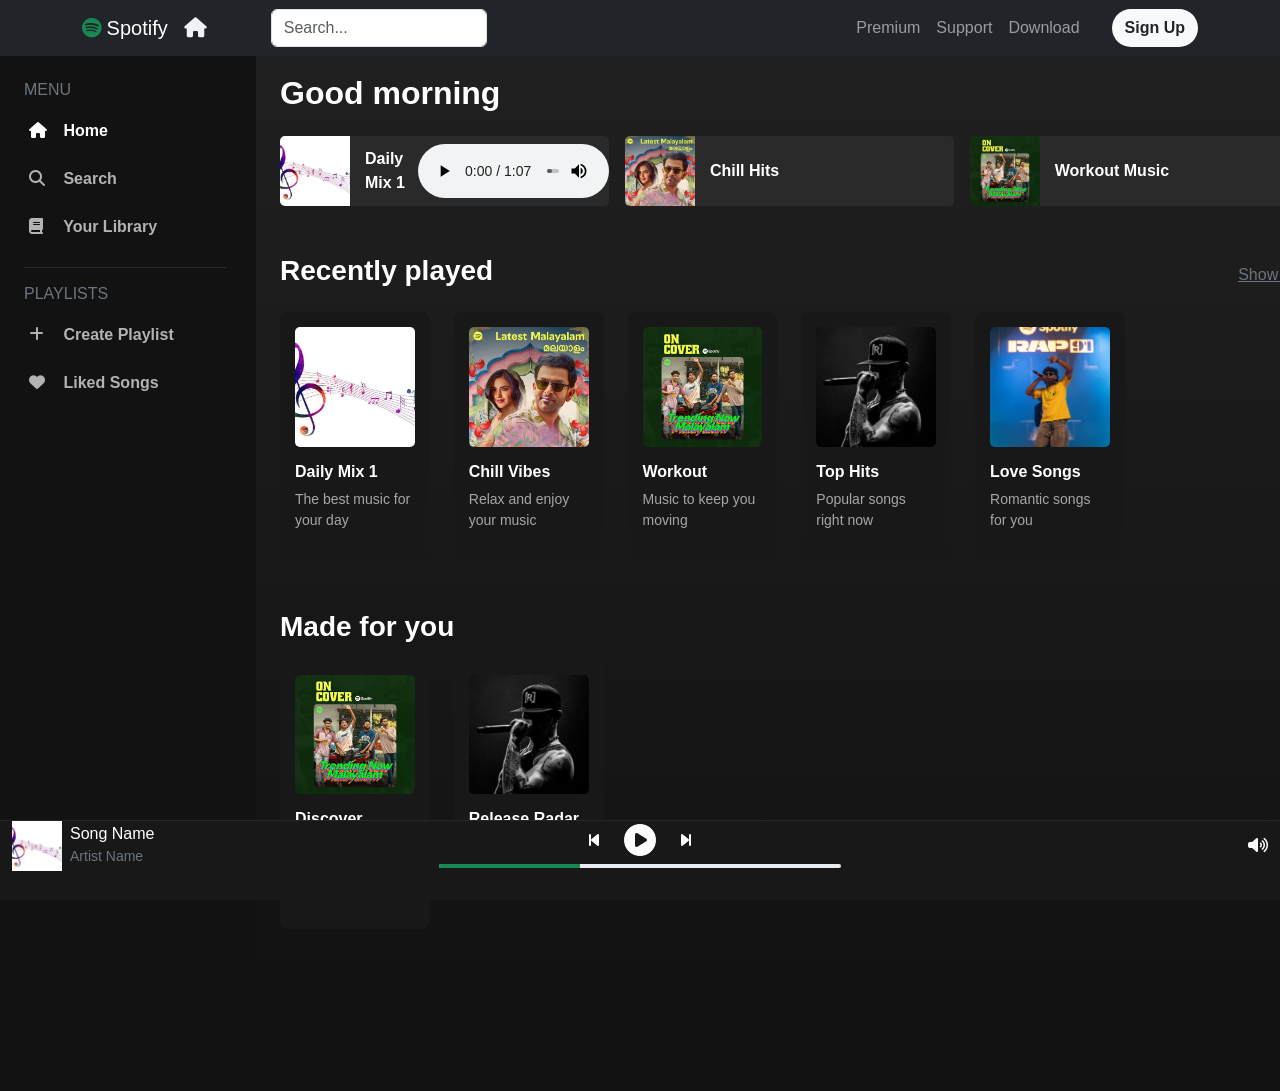
<file: index.html>
<!-- <!doctype html>
<html lang="en">
  <head>
    <meta charset="UTF-8" />
    <meta name="viewport" content="width=device-width, initial-scale=1.0" />
    <title>Document</title>
    <link
      href="https://cdn.jsdelivr.net/npm/bootstrap@5.3.8/dist/css/bootstrap.min.css"
      rel="stylesheet"
      integrity="sha384-sRIl4kxILFvY47J16cr9ZwB07vP4J8+LH7qKQnuqkuIAvNWLzeN8tE5YBujZqJLB"
      crossorigin="anonymous"
    />
    <link
      rel="stylesheet"
      href="https://cdnjs.cloudflare.com/ajax/libs/font-awesome/7.3.1/css/all.css"
      integrity="sha512-x9WwyMYBnlXMNQ6kQ/Lyzu1NqIhLQKL5Oq6xByfXuRj7s9CskyCbLv/1IjqzJmXwFXWr0ov6jBV7Qbc0hh9nHg=="
      crossorigin="anonymous"
      referrerpolicy="no-referrer"
    />
    <style>
      .sidebar{
        position: fixed;
        height: 100vh;
        background-color: rgb(26, 25, 25);
        
      }
    </style>
  </head>
  <body>
    <nav class="navbar navbar-expand-lg navbar-dark bg-dark">
      <div class="container">
        <a class="navbar-brand" href=""
          ><i class="fa-brands fa-spotify text-success" style="color: rgb(237, 238, 243)"></i
        ></a>
        <a class="navbar-brand"
          ><i class="fa-solid fa-house" style="color: rgb(239, 241, 246)"></i
        ></a>

        <button
          class="navbar-toggler"
          type="button"
          data-bs-toggle="collapse"
          data-bs-target="#mainlinks"
        >
          <span class="navbar-toggler-icon"></span>
        </button>
        <div class="collapse navbar-collapse" id="mainlinks">
        <input
          class="form-control w-25 ms-5 col-12-ms-0"
          placeholder="Search..."
          type="search"
        />
          <ul class="navbar-nav ms-auto">
            <li class="nav-item"><a class="nav-link" href="">Premium</a></li>
            <li class="nav-item"><a class="nav-link" href="">Support</a></li>
            <li class="nav-item"><a class="nav-link" href="">Download</a></li>
          </ul>
        </div>
        <button class="btn rounded-5 bg-light fw-bold ms-4" type="button">
          Sign Up
        </button>
      </div>
    </nav>

    <div class="main">
      <div class="row">
        <div class="col-12 md-3 lg-4 ">
          <div class="sidebar pt-5">
            <div class="header d-flex justify-content-between align-items-center p-3">
              <h3>Your Library</h3>
              <button class="btn btn-outline-light rounded-4">Create</button>
            </div>
          </div>
        </div>
        <div class="col col md-9 lg-8">
        <div class="container pt-3 bg-dark ">
          <div class="row">
            <div class="">
              <div class="card shadow">
                <h1 class="card-title">dshjs</h1>
                <p class="card-text">cards dk</p>

              </div>
            </div>
             <div class="col md-9 lg-8">
              <div class="card shadow">
                <h1 class="card-title">dshjs</h1>
                <p class="card-text">cards dk</p>

              </div>
            </div>
             <div class="col md-9 lg-8">
              <div class="card shadow">
                <h1 class="card-title">dshjs</h1>
                <p class="card-text">cards dk</p>

              </div>
            </div>
          </div>
        </div>
        </div>
      </div>
    </div>

    <script
      src="https://cdn.jsdelivr.net/npm/bootstrap@5.3.8/dist/js/bootstrap.bundle.min.js"
      integrity="sha384-FKyoEForCGlyvwx9Hj09JcYn3nv7wiPVlz7YYwJrWVcXK/BmnVDxM+D2scQbITxI"
      crossorigin="anonymous"
    ></script>
  </body>
</html> -->


<!DOCTYPE html>
<html lang="en">
<head>
    <meta charset="UTF-8">
    <meta name="viewport" content="width=device-width, initial-scale=1.0">

    <title>Spotify</title>

    <!-- Bootstrap -->
    <link
        href="https://cdn.jsdelivr.net/npm/bootstrap@5.3.8/dist/css/bootstrap.min.css"
        rel="stylesheet"
    >

    <!-- Font Awesome -->
    <link
        rel="stylesheet"
        href="https://cdnjs.cloudflare.com/ajax/libs/font-awesome/6.7.2/css/all.min.css"
    >

    <!-- Custom CSS -->
    <link rel="stylesheet" href="style.css">
</head>

<body>

      <nav class="navbar navbar-expand-lg navbar-dark bg-dark fixed-top">
      <div class="container">
        <a class="navbar-brand" href=""
          ><i class="fa-brands fa-spotify text-success"></i
        >  Spotify</a>
        <a class="navbar-brand"
          ><i class="fa-solid fa-house" style="color: rgb(239, 241, 246)"></i
        ></a>

        <button
          class="navbar-toggler"
          type="button"
          data-bs-toggle="collapse"
          data-bs-target="#mainlinks"
        >
          <span class="navbar-toggler-icon"></span>
        </button>
        <div class="collapse navbar-collapse" id="mainlinks">
        <input
          class="form-control w-25 ms-5 col-12-ms-0"
          placeholder="Search..."
          type="search"
        />
          <ul class="navbar-nav ms-auto">
            <li class="nav-item"><a class="nav-link" href="">Premium</a></li>
            <li class="nav-item"><a class="nav-link" href="">Support</a></li>
            <li class="nav-item"><a class="nav-link" href="">Download</a></li>
          </ul>
        </div>
        <button class="btn rounded-5 bg-light fw-bold ms-4" type="button">
          Sign Up
        </button>
      </div>
    </nav>

<!-- NAVBAR -->
<!-- <nav class="navbar navbar-dark bg-black px-3 py-3">

    <div class="container-fluid">

        <a class="navbar-brand fw-bold fs-3" href="#">
            <i class="fa-brands fa-spotify text-success"></i>
            Spotify
        </a>

        <div class="d-flex gap-3">

            <button class="btn btn-outline-light rounded-pill">
                Sign up
            </button>

            <button class="btn btn-light rounded-pill px-4">
                Log in
            </button>

        </div>

    </div>

</nav> -->


<!-- MAIN CONTENT -->

<div class="container-fluid">

    <div class="row">

        <!-- SIDEBAR -->
        <aside class="col-lg-2 sidebar p-4">

            <h6 class="text-secondary">MENU</h6>

            <a href="#" class="sidebar-link active">
                <i class="fa-solid fa-house"></i>
                Home
            </a>

            <a href="#" class="sidebar-link">
                <i class="fa-solid fa-magnifying-glass"></i>
                Search
            </a>

            <a href="#" class="sidebar-link">
                <i class="fa-solid fa-book"></i>
                Your Library
            </a>

            <hr class="text-secondary">

            <h6 class="text-secondary">PLAYLISTS</h6>

            <a href="#" class="sidebar-link">
                <i class="fa-solid fa-plus"></i>
                Create Playlist
            </a>

            <a href="#" class="sidebar-link">
                <i class="fa-solid fa-heart"></i>
                Liked Songs
            </a>

        </aside>


        <!-- HOME -->
        <main class="col-lg-10 home p-4">

            <h2 class="text-white fw-bold mb-4">
                Good morning
            </h2>


            <!-- QUICK PLAYLISTS -->

            <div class="row g-3 mb-5">

                <div class="col-md-6 col-lg-4">
                    <div class="quick-card">
                        <img src="./media/song1.jpg">
                        <span>Daily Mix 1</span>
                        <audio src="./media/the_mountain-reels-song-576585.mp3" controls></audio>
                        <button>
                            <i class="fa-solid fa-play"></i>
                        </button>
                    </div>
                </div>

                <div class="col-md-6 col-lg-4">
                    <div class="quick-card">
                        <img src="./media/song2.jpg">
                        <span>Chill Hits</span>
                        <button>
                            <i class="fa-solid fa-play"></i>
                        </button>
                    </div>
                </div>

                <div class="col-md-6 col-lg-4">
                    <div class="quick-card">
                        <img src="./media/song3.jpg">
                        <span>Workout Music</span>
                        <button>
                            <i class="fa-solid fa-play"></i>
                        </button>
                    </div>
                </div>

            </div>


            <!-- RECENTLY PLAYED -->

            <div class="d-flex justify-content-between align-items-center mb-3">

                <h3 class="text-white fw-bold">
                    Recently played
                </h3>

                <a href="#" class="text-secondary">
                    Show all
                </a>

            </div>
          

            <div class="row g-4 mb-5">
              <!-- <div class="container-card"> -->
                <div class="col-6 col-md-4 col-lg-3 col-xl-2">

                    <div class="music-card">

                        <img src="./media/song1.jpg">

                        <h6>Daily Mix 1</h6>

                        <p>
                            The best music for your day
                        </p>

                    </div>

                </div>


                <div class="col-6 col-md-4 col-lg-3 col-xl-2">

                    <div class="music-card">

                        <img src="./media/song2.jpg">

                        <h6>Chill Vibes</h6>

                        <p>
                            Relax and enjoy your music
                        </p>

                    </div>

                </div>


                <div class="col-6 col-md-4 col-lg-3 col-xl-2">

                    <div class="music-card">

                        <img src="./media/song3.jpg">

                        <h6>Workout</h6>

                        <p>
                            Music to keep you moving
                        </p>

                    </div>

                </div>


                <div class="col-6 col-md-4 col-lg-3 col-xl-2">

                    <div class="music-card">

                        <img src="./media/song4.jpg">

                        <h6>Top Hits</h6>

                        <p>
                            Popular songs right now
                        </p>

                    </div>

                </div>


                <div class="col-6 col-md-4 col-lg-3 col-xl-2">

                    <div class="music-card">

                        <img src="./media/song5.jpg">

                        <h6>Love Songs</h6>

                        <p>
                            Romantic songs for you
                        </p>

                    </div>

                </div>
                <!-- </div> -->
            </div>


            <!-- MADE FOR YOU -->

            <h3 class="text-white fw-bold mb-3">
                Made for you
            </h3>

            <div class="row g-4 pb-5">

                <div class="col-6 col-md-4 col-lg-3 col-xl-2">

                    <div class="music-card">

                        <img src="./media/song3.jpg">

                        <h6>Discover Weekly</h6>

                        <p>
                            Your weekly mixtape
                        </p>

                    </div>

                </div>


                <div class="col-6 col-md-4 col-lg-3 col-xl-2">

                    <div class="music-card">

                        <img src="./media/song4.jpg">

                        <h6>Release Radar</h6>

                        <p>
                            New music for you
                        </p>

                    </div>

                </div>

            </div>

        </main>

    </div>

</div>


<!-- MUSIC PLAYER -->

<div class="player">

    <div class="container-fluid">

        <div class="row align-items-center">

            <div class="col-4">

                <div class="d-flex align-items-center gap-2">

                    <img
                        src="./media/song1.jpg"
                        width="50"
                        height="50"
                    >

                    <div class="d-none d-md-block">

                        <h6 class="text-white mb-0">
                            Song Name
                        </h6>

                        <small class="text-secondary">
                            Artist Name
                        </small>

                    </div>

                </div>

            </div>


            <div class="col-4 text-center">

                <div class="player-buttons">

                    <i class="fa-solid fa-backward-step"></i>

                    <i class="fa-solid fa-circle-play play-btn"></i>

                    <i class="fa-solid fa-forward-step"></i>

                </div>

                <div class="progress mt-2">
                    <div class="progress-bar bg-success"
                         style="width: 35%;">
                    </div>
                </div>

            </div>


            <div class="col-4 text-end">

                <i class="fa-solid fa-volume-high text-white"></i>

            </div>

        </div>

    </div>

</div>
<script src="https://cdn.jsdelivr.net/npm/bootstrap@5.3.8/dist/js/bootstrap.bundle.min.js"></script>

</body>
</html>
</file>
<file: style.css>
body {
    background-color: #121212;
    font-family: Arial, sans-serif;
    padding-bottom: 90px;
}


/* SIDEBAR */

.sidebar {
    position: fixed;
    top: 56px;
    left: 0;
    width: 250px;
    height: calc(100vh - 56px);
    overflow-y: auto;

}

.sidebar-link {
    display: block;
    color: #b3b3b3;
    text-decoration: none;
    padding: 12px 5px;
    font-weight: 600;
}

.sidebar-link i {
    width: 30px;
}

.sidebar-link:hover,
.sidebar-link.active {
    color: white;
}


/* HOME */

.home {
    margin-left: 256px;
    margin-top: 50px;
    background: linear-gradient(#202020, #121212);
    min-height: calc(100vh - 72px);
    overflow-y: auto;
}


/* QUICK CARDS */

.quick-card {
    background-color: #2a2a2a;
    display: flex;
    align-items: center;
    color: white;
    font-weight: bold;
    border-radius: 5px;
    overflow: hidden;
    position: relative;
}

.quick-card img {
    width: 70px;
    height: 70px;
    object-fit: cover;
}

.quick-card span {
    padding-left: 15px;
}

.quick-card button {
    position: absolute;
    right: 15px;
    border: none;
    background-color: #1ed760;
    width: 42px;
    height: 42px;
    border-radius: 50%;
    display: none;
}

.quick-card:hover button {
    display: block;
}


/* MUSIC CARDS */
/* .card-container{
    display: flex;
    overflow-x: auto;
} */
.music-card {
    /* flex: 0 0 180px; */
    background-color: #181818;
    padding: 15px;
    border-radius: 8px;
    transition: 0.3s;
    overflow-x: auto;
}

.music-card:hover {
    background-color: #282828;
    transform: translateY(-5px);
}

.music-card img {
    width: 100%;
    aspect-ratio: 1 / 1;
    object-fit: cover;
    border-radius: 5px;
    margin-bottom: 15px;
}

.music-card h6 {
    color: white;
    font-weight: bold;
}

.music-card p {
    color: #a7a7a7;
    font-size: 14px;
}


/* PLAYER */

.player {
    position: fixed;
    bottom: 0;
    left: 0;
    width: 100%;
    height: 80px;
    background-color: #181818;
    border-top: 1px solid #282828;
    z-index: 1000;
}

.player img {
    object-fit: cover;
}

.player-buttons {
    color: white;
    display: flex;
    justify-content: center;
    align-items: center;
    gap: 25px;
}

.player-buttons i {
    cursor: pointer;
}

.play-btn {
    font-size: 32px;
}

.progress {
    height: 4px;
}


/* MOBILE */

@media (max-width: 991px) {

    .sidebar {
        display: none;
    }

    .home {
        min-height: 100vh;
    }

}
</file>
